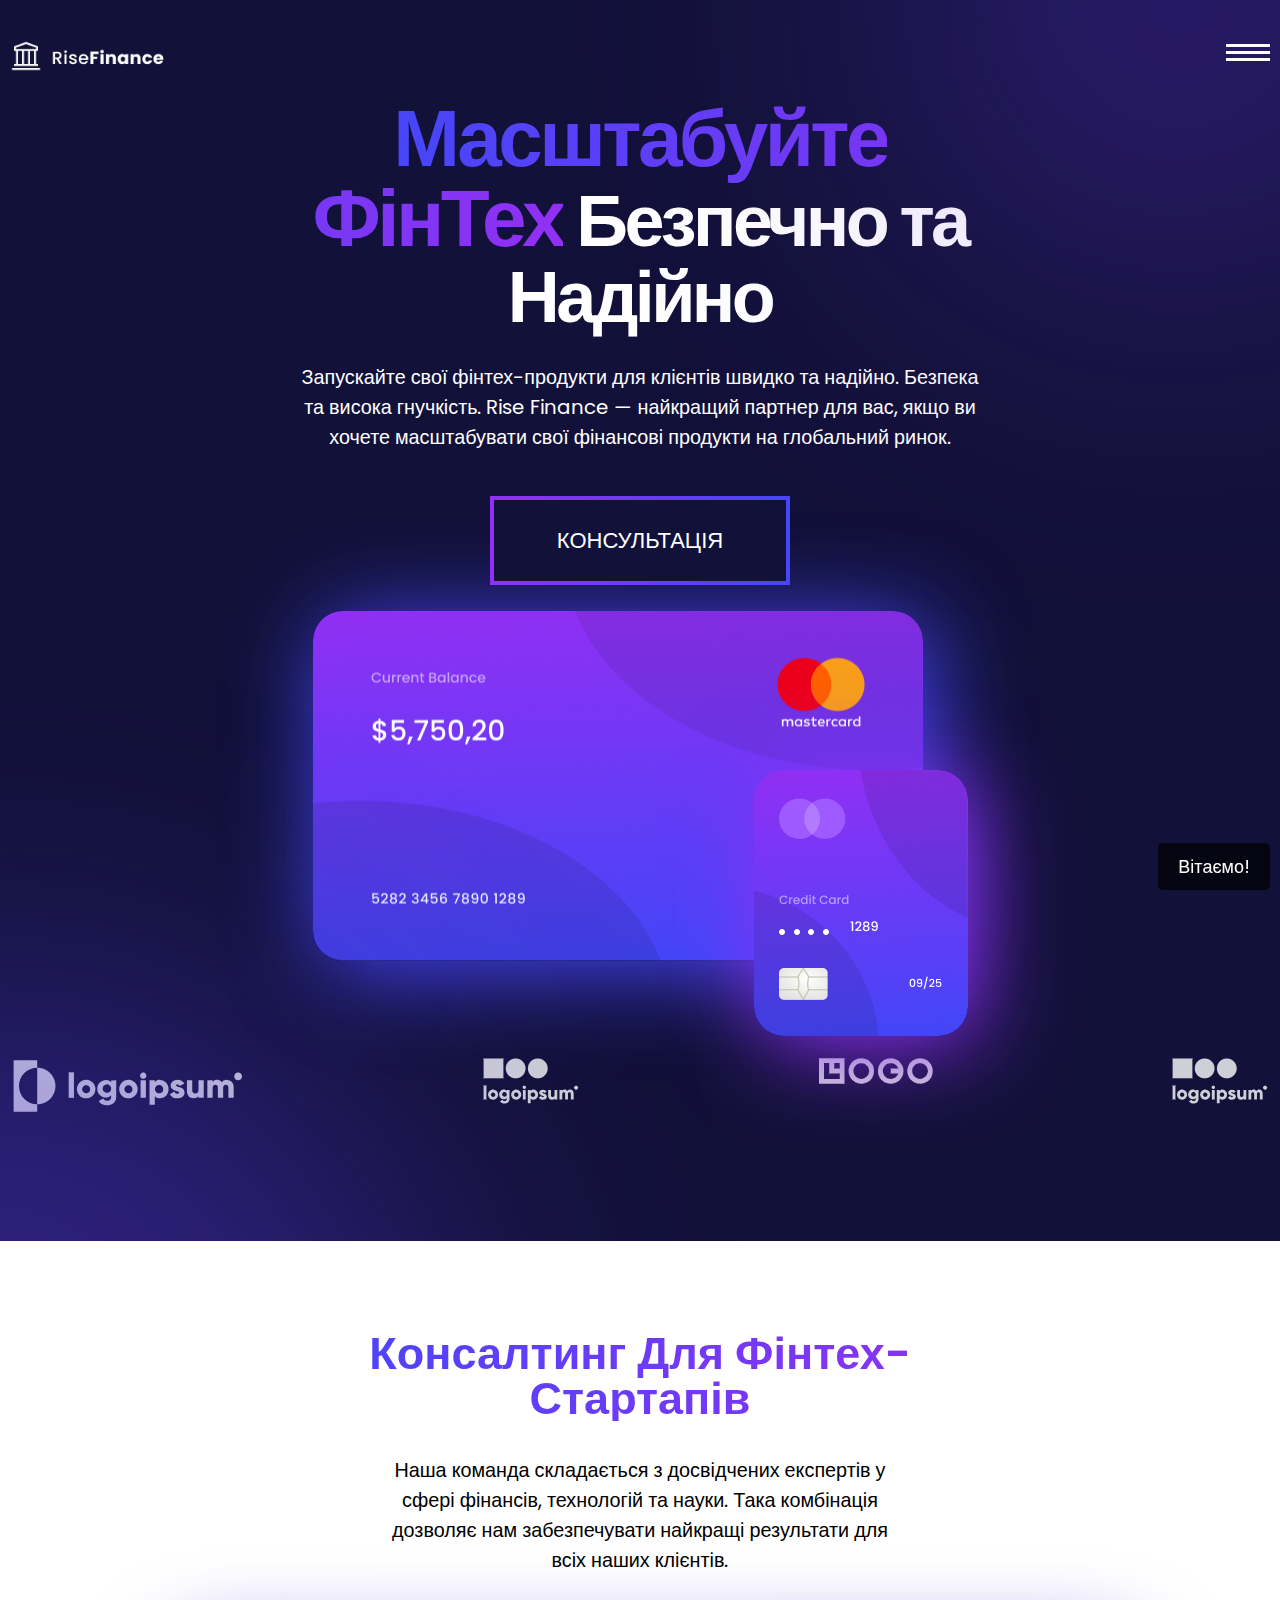
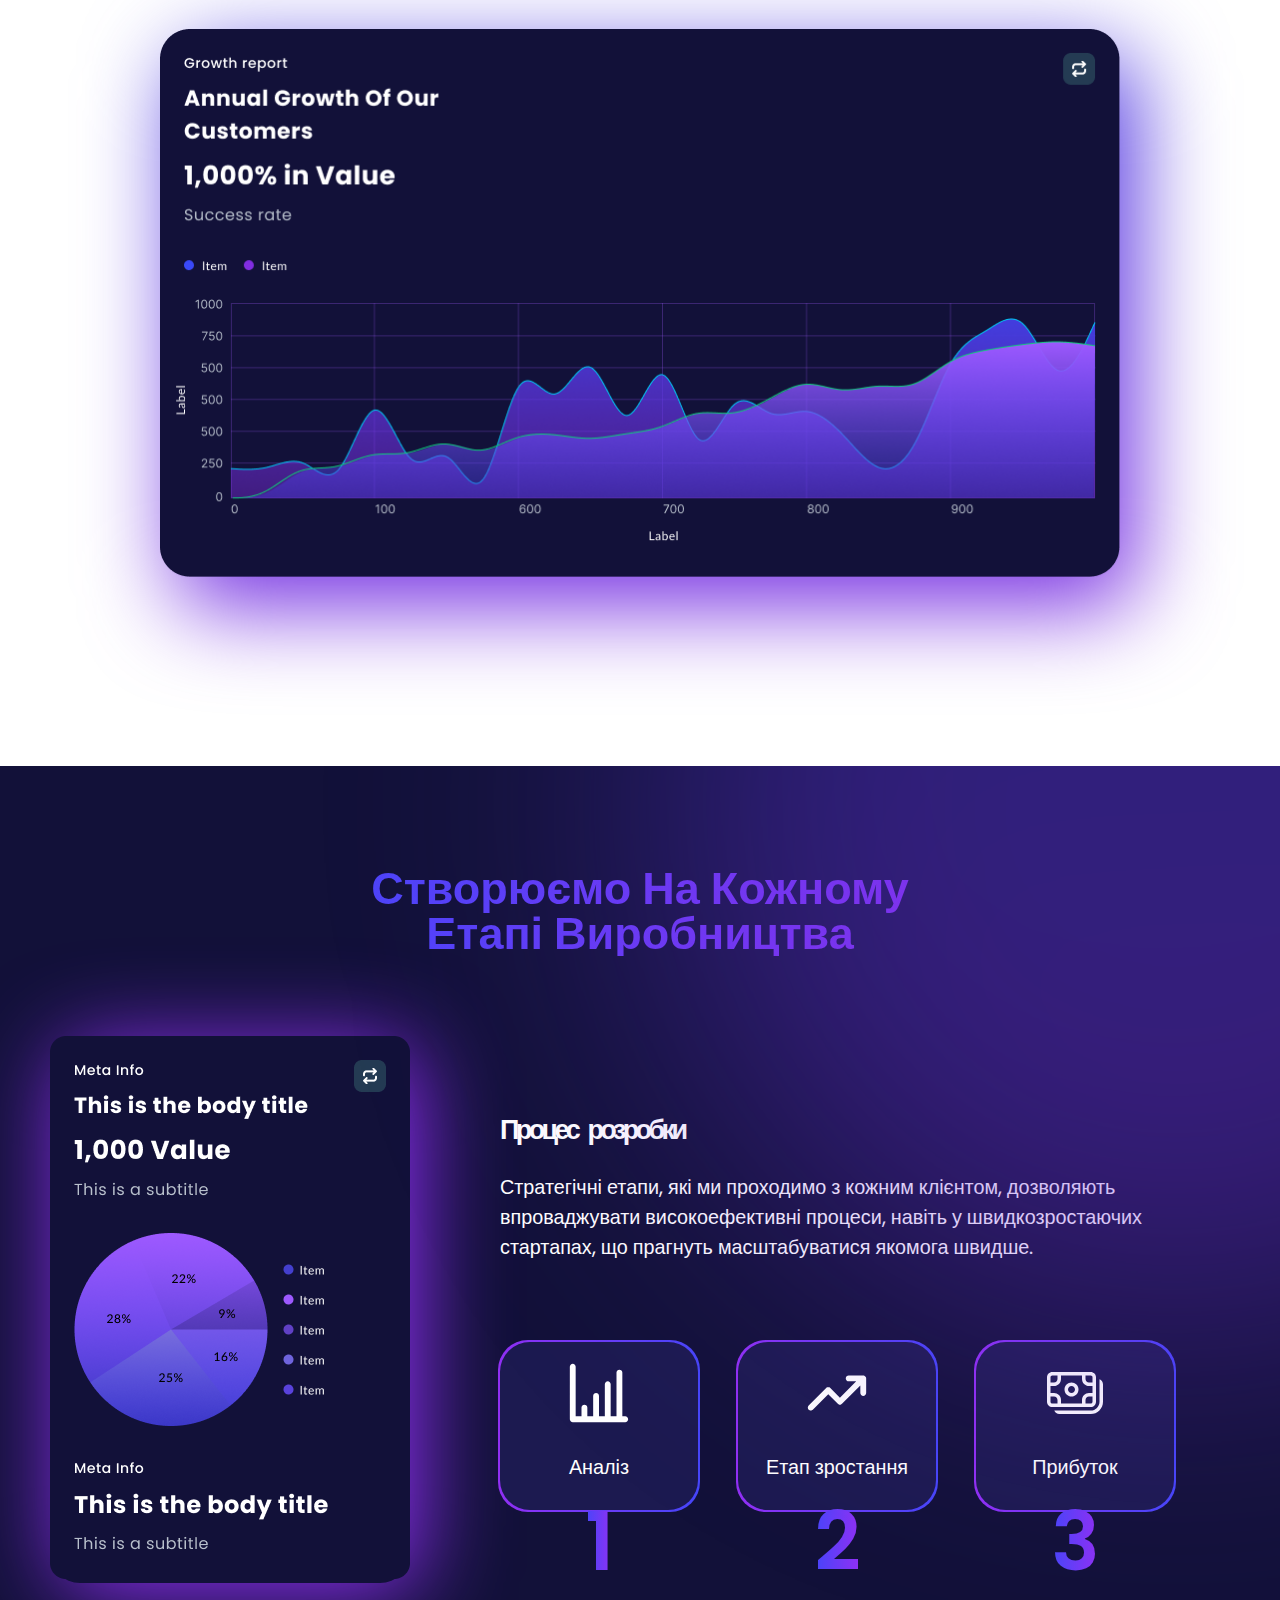
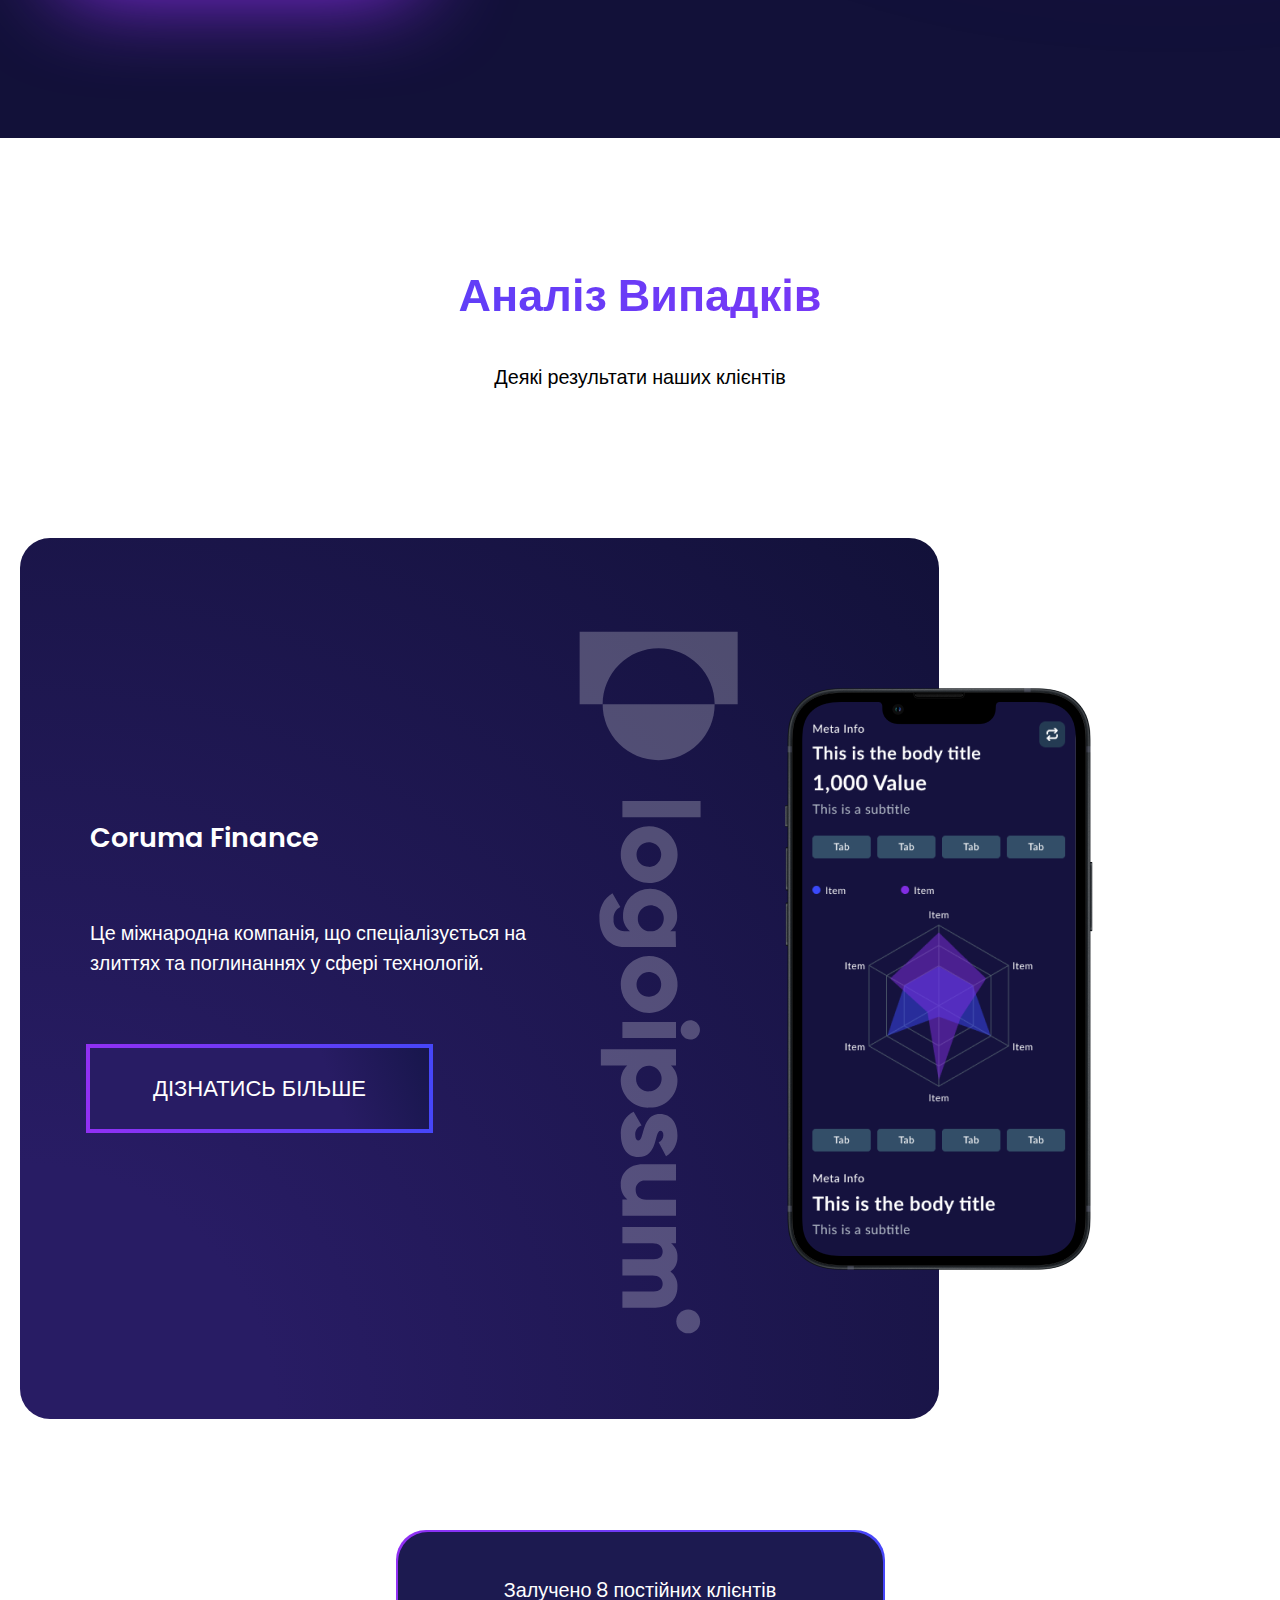
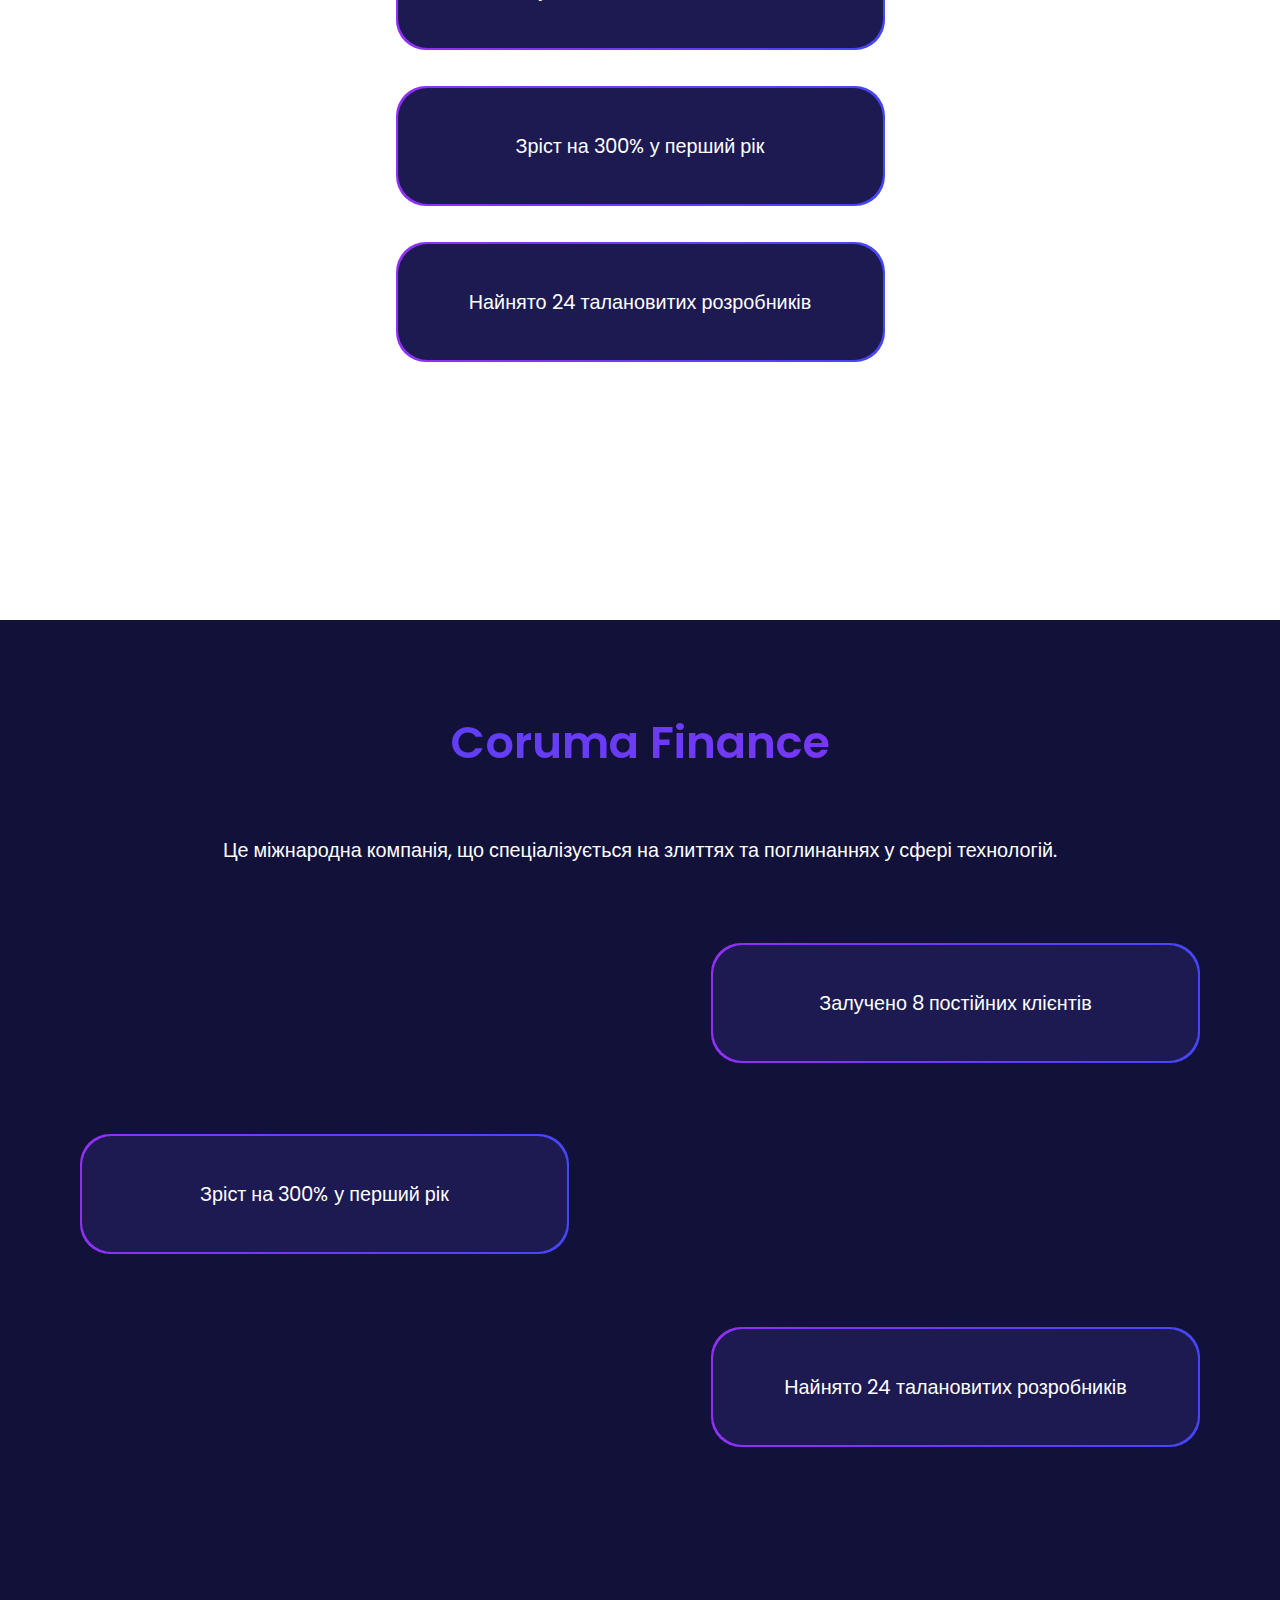
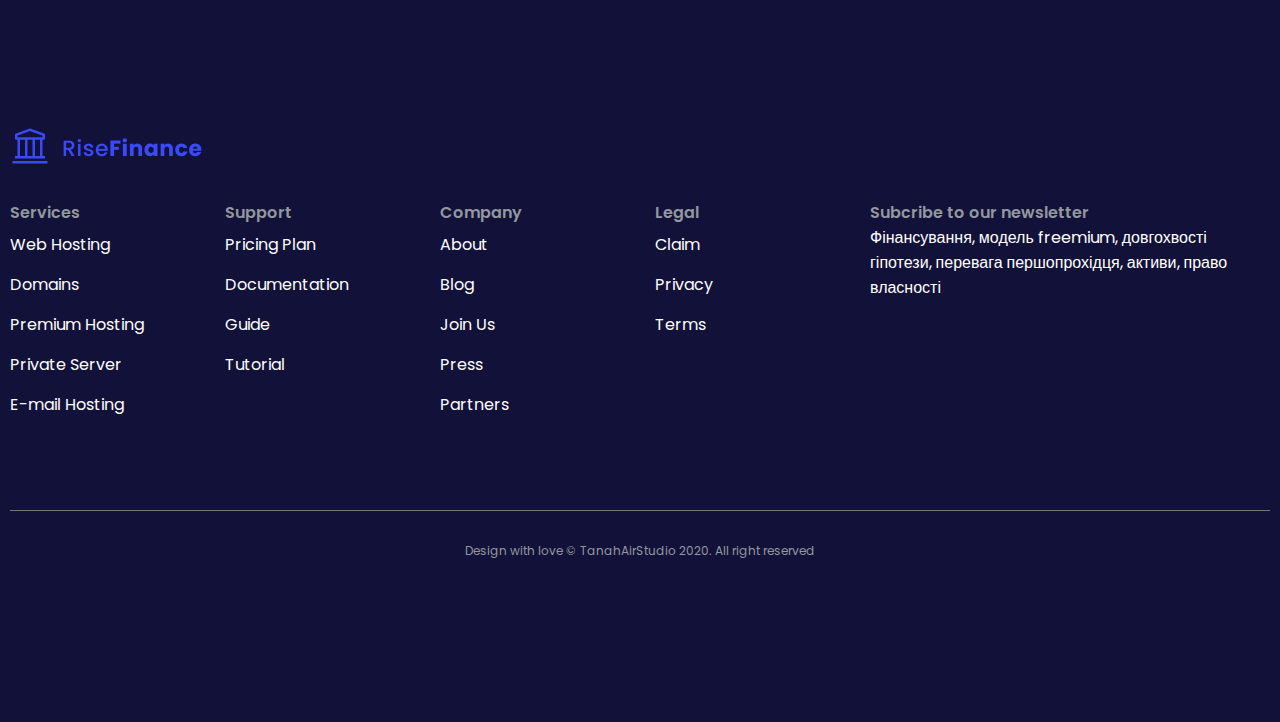
<file: index.html>
<!DOCTYPE html>
<html lang="uk">
<head>
    <meta charset="UTF-8">
    <meta name="viewport" content="width=device-width, initial-scale=1.0">
    <meta http-equiv="X-UA-Compatible" content="IE=edge">
    <meta
        name="description"
        content="Головна сторінка компанії RiseFinance">
    <link rel="stylesheet" href="styles/style.css">
    <link rel = "icon" type = "image/png" href = "favicon.ico">
    <title>RiseFinance</title>
</head>
<body>
    <nav class="nav-scroll">
        <div class="container">
            <a href="index.html"><img src="images/logo.png" alt="Logo of the RiseFinance" class="logo"></a>
            <div class="burger">
                <svg>
                    <use height="17" width="44" class="burger-icon" href="images/icons.svg#burger"/>
                </svg>
            </div>
        </div>
        <ul class="nav-links">
            <li>
                <a href="index.html">
                    Home
                </a>
            </li>
            <li>
                <a href="about.html">
                    About
                </a>
            </li>
            <li>
                <a href="contacts.html">
                    Contacts
                </a>
            </li>
        </ul>
    </nav>
    <header>
        <div class="container">
            <div class="content">
                <h1><span class="highlight">Масштабуйте ФінТех</span> Безпечно та Надійно</h1>
                <p>Запускайте свої фінтех-продукти для клієнтів швидко та надійно. Безпека та висока гнучкість. Rise Finance — найкращий партнер для вас, якщо ви хочете масштабувати свої фінансові продукти на глобальний ринок.</p>
                <a href="#" class="btn">консультація</a>
            </div>
            <div class="cards"></div>
            <div class="partners">
                <div></div>
                <div></div>
                <div></div>
                <div></div>
            </div>
        </div>
    </header>
    <main>
        <section id="consulting">
            <div class="container">
                <h2 class="highlight">Консалтинг для Фінтех-Стартапів</h2>
                <p>Наша команда складається з досвідчених експертів у сфері фінансів, технологій та науки. Така комбінація дозволяє нам забезпечувати найкращі результати для всіх наших клієнтів.</p>
                <div class="image-wrapper"><img src="images/graph.png" alt="graph"></div>
            </div>
        </section>
        <section id="delivering">
            <h2 class="highlight">Створюємо на кожному етапі виробництва</h2>
            <div class="container">
                <div class="image-wrapper">
                    <img src="images/chart.png" alt="chart">
                </div>
                <div class="content">
                    <h3>Процес&ensp;розробки</h3>
                    <p>Стратегічні етапи, які ми проходимо з кожним клієнтом, дозволяють впроваджувати високоефективні процеси, навіть у швидкозростаючих стартапах, що прагнуть масштабуватися якомога швидше.</p>
                    <ol type="1">
                        <li>
                            <svg>
                                <use height="70" width="70" href="images/icons.svg#analysis"/>
                            </svg>
                            Аналіз</li>
                        <li>
                            <svg>
                                <use height="70" width="70" href="images/icons.svg#growth"/>
                            </svg>
                            Етап зростання</li>
                        <li>
                            <svg>
                                <use height="70" width="70" href="images/icons.svg#profit"/>
                            </svg>
                            Прибуток</li>
                    </ol>
                </div>
            </div>
        </section>
        <div class="right-light">
            <section id="cases">
                <h2 class="highlight">Аналіз випадків</h2>
                <p>Деякі результати наших клієнтів</p>
                <div class="container">
                    <div class="content">
                        <h3>Coruma Finance</h3>
                        <p>Це міжнародна компанія, що спеціалізується на злиттях та поглинаннях у сфері технологій.</p>
                        <a href="#" class="btn">Дізнатись більше</a>
                        <img src="images/case-logo.svg" alt="logo of partner">
                    </div>
                    <ul>
                        <li>Залучено 8 постійних клієнтів</li>
                        <li>Зріст на 300% у перший рік</li>
                        <li>Найнято 24 талановитих розробників</li>
                    </ul>
                </div>
            </section>
            <section id="finance">
                <h2 class="highlight">Coruma Finance</h2>
                <p>Це міжнародна компанія, що спеціалізується на злиттях та поглинаннях у сфері технологій.</p>
                <div class="container">
                    <ul class="content">
                        <li>Залучено 8 постійних клієнтів</li>
                        <li>Зріст на 300% у перший рік</li>
                        <li>Найнято 24 талановитих розробників</li>
                    </ul>
                </div>
            </section>
        </div>
        <div class="indicator">
            <span id="indicator-text">Вітаємо!</span>
        </div>
    </main>
    <footer>
        <div class="container">
            <img src="images/logo_dark.png" alt="logo of RiseFinance">
            <div class="footer-table">
                <div class="col">
                    <p class="col-head">Services</p>
                    <a href="">Web Hosting</a>
                    <a href="">Domains</a>
                    <a href="">Premium Hosting</a>
                    <a href="">Private Server</a>
                    <a href="">E-mail Hosting</a>
                </div>
                <div class="col">
                    <p class="col-head">Support</p>
                    <a href="">Pricing Plan</a>
                    <a href="">Documentation</a>
                    <a href="">Guide</a>
                    <a href="">Tutorial</a>
                </div>
                <div class="col">
                    <p class="col-head">Company</p>
                    <a href="">About</a>
                    <a href="">Blog</a>
                    <a href="">Join Us</a>
                    <a href="">Press</a>
                    <a href="">Partners</a>
                </div>
                <div class="col">
                    <p class="col-head">Legal</p>
                    <a href="">Claim</a>
                    <a href="">Privacy</a>
                    <a href="">Terms</a>
                </div>
                <div class="col">
                    <p class="col-head">Subcribe to our newsletter</p>
                    <p>Фінансування, модель freemium, довгохвості гіпотези, перевага першопрохідця, активи, право власності</p>
                </div>
            </div>
            <p class="copyright">
                Design with love © TanahAirStudio 2020. All right reserved
            </p>
        </div>
    </footer>
    <div id="overlay"></div>
    <div class="popup">
        <button id="close">&times;</button>
        <h3>Вітаємо на сторінці компанії RiseFinance</h3>
        <p>Запускайте свої фінтех-продукти для клієнтів швидко та надійно. Безпека та висока гнучкість. Rise Finance — найкращий партнер для вас, якщо ви хочете масштабувати свої фінансові продукти на глобальний ринок.</p>
    </div>
    <script src="js/popup.js"></script>
    <script src="js/script.js"></script>
    
</body>
</html>
</file>
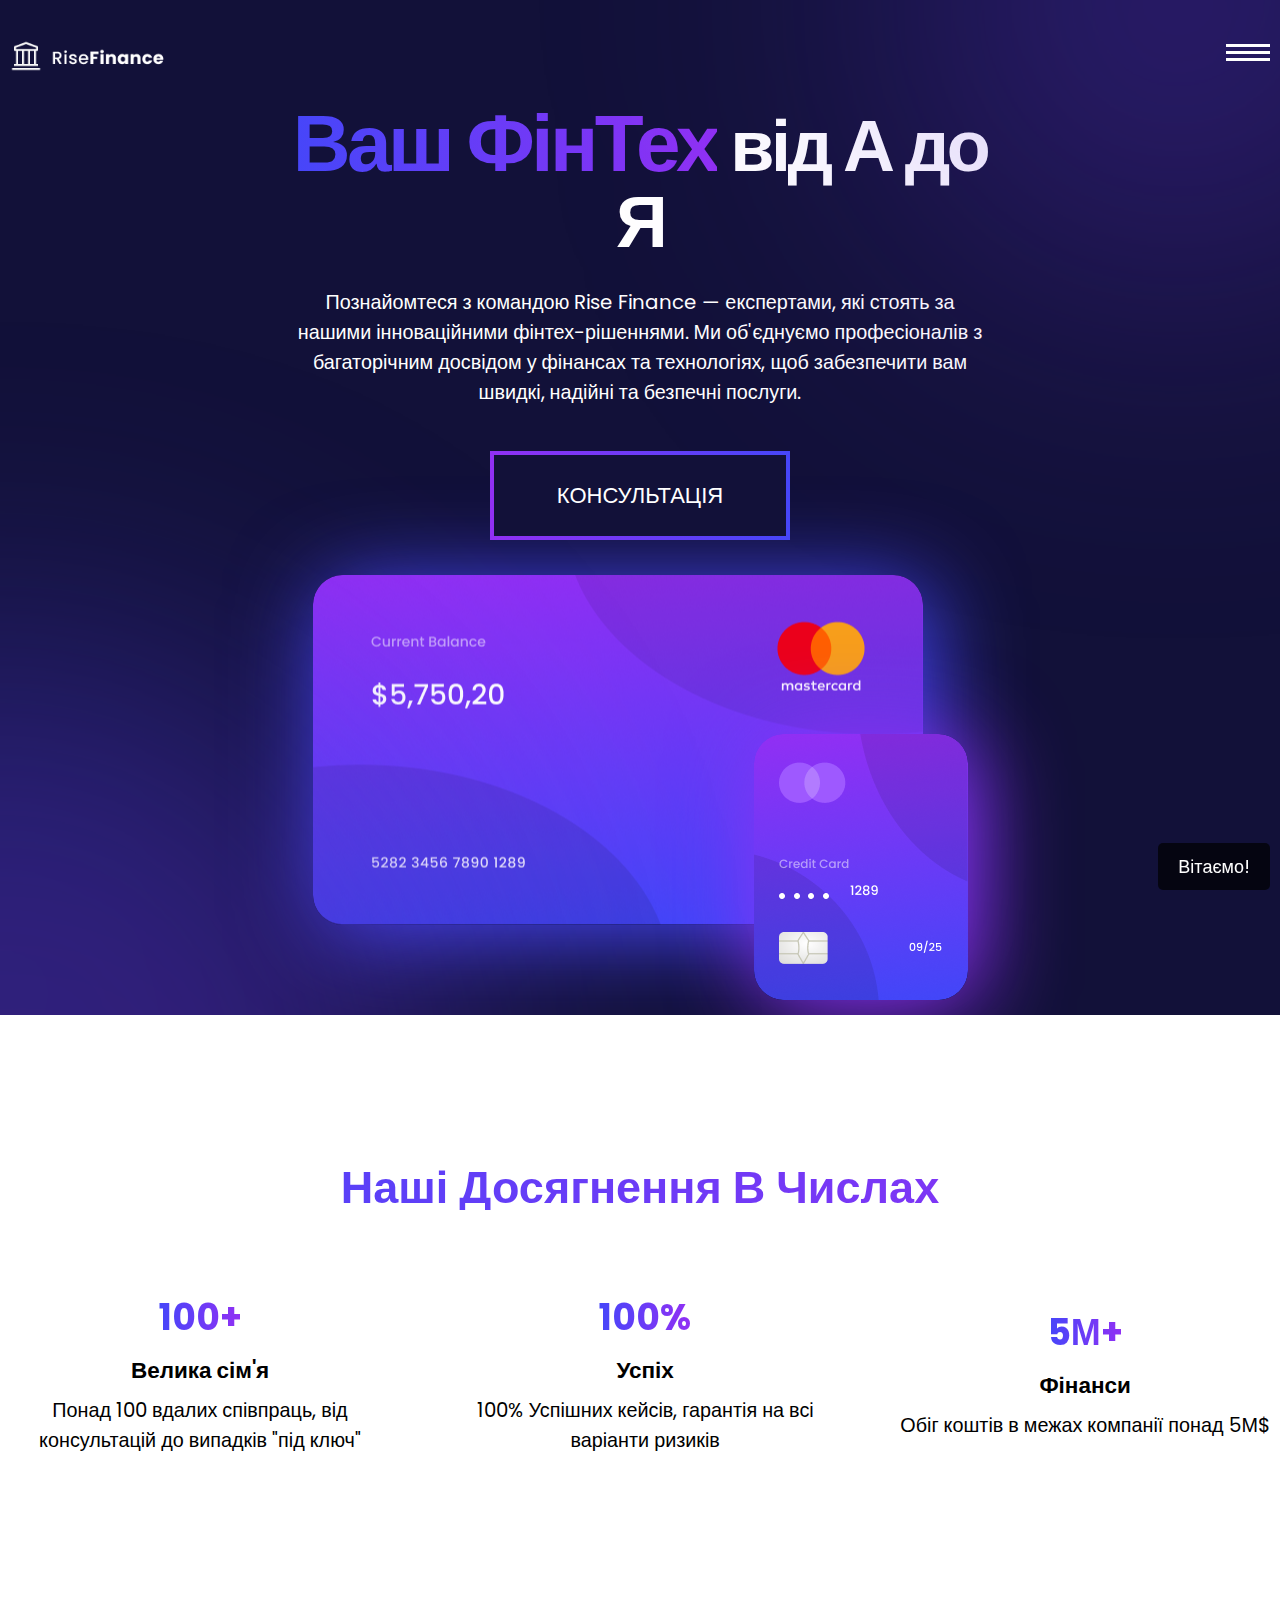
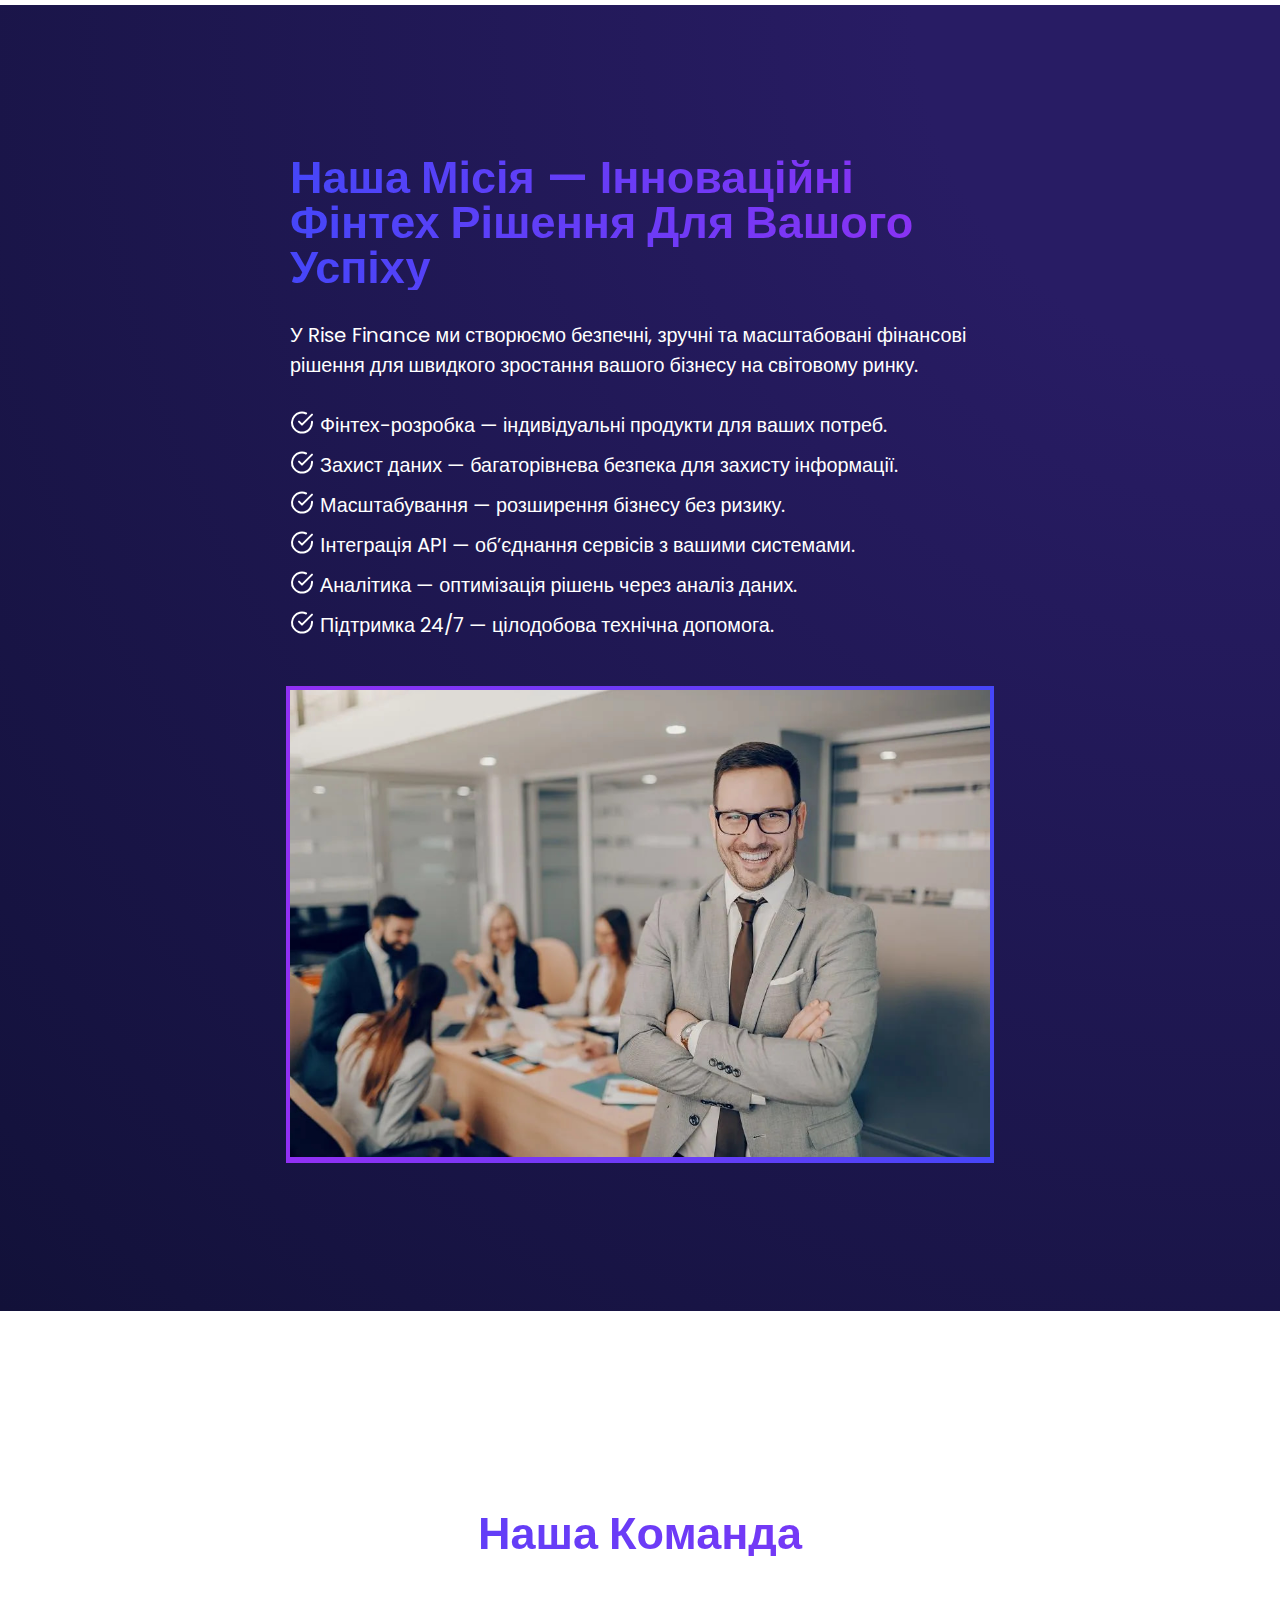
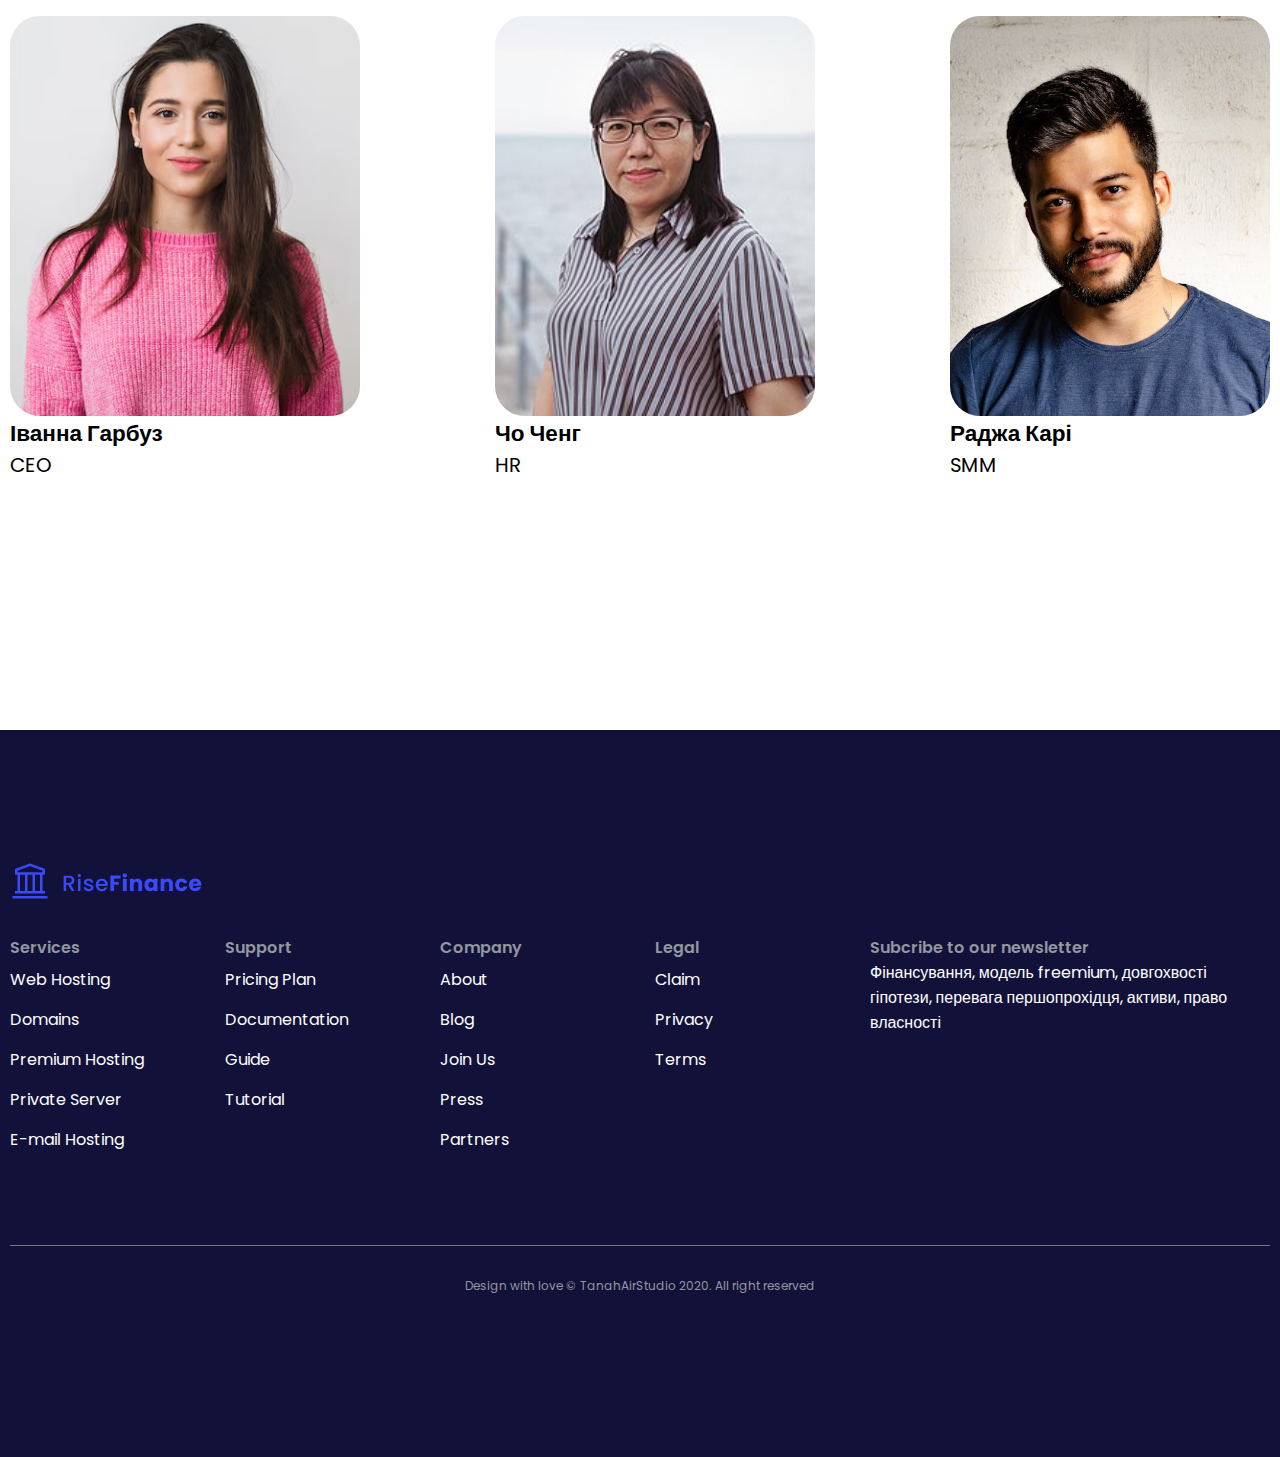
<file: about.html>
<!DOCTYPE html>
<html lang="uk">
<head>
    <meta charset="UTF-8">
    <meta name="viewport" content="width=device-width, initial-scale=1.0">
    <meta http-equiv="X-UA-Compatible" content="IE=edge">
    <meta
        name="description"
        content="На цій сторінці розміщена інформація про команду RiseFinance" />
    <link rel="stylesheet" href="styles/style.css">
    <link rel = "icon" type = "image/png" href = "favicon.ico">
    <title>RiseFinance - About</title>
</head>
<body>
    <nav class="nav-scroll">
        <div class="container">
            <a href="index.html"><img src="images/logo.png" alt="Logo of the RiseFinance" class="logo"></a>
            <div class="burger">
                <svg>
                    <use height="17" width="44" class="burger-icon" href="images/icons.svg#burger"/>
                </svg>
            </div>
        </div>
        <ul class="nav-links">
            <li>
                <a href="index.html">
                    Home
                </a>
            </li>
            <li>
                <a href="about.html">
                    About
                </a>
            </li>
            <li>
                <a href="contacts.html">
                    Contacts
                </a>
            </li>
        </ul>
    </nav>
    <header>
        <div class="container">
            <div class="content">
                <h1><span class="highlight">Ваш ФінТех</span> від А до Я</h1>
                <p>Познайомтеся з командою Rise Finance — експертами, які стоять за нашими інноваційними фінтех-рішеннями. Ми об'єднуємо професіоналів з багаторічним досвідом у фінансах та технологіях, щоб забезпечити вам швидкі, надійні та безпечні послуги.</p>
                <a href="#" class="btn">консультація</a>
            </div>
            <div class="cards"></div>
        </div>
    </header>
    <main>
        <section id="numbers">
            <h2 class="highlight">Наші досягнення в числах</h2>
            <div class="container">
                <div class="card">
                    <p class="big-num highlight">100+</p>
                    <h4>Велика сім'я</h4>
                    <p>Понад 100 вдалих співпраць, від консультацій до випадків "під ключ"</p>
                </div>
                <div class="card">
                    <p class="big-num highlight">100%</p>
                    <h4>Успіх</h4>
                    <p>100% Успішних кейсів, гарантія на всі варіанти ризиків</p>
                </div>
                <div class="card">
                    <p class="big-num highlight">5М+</p>
                    <h4>Фінанси</h4>
                    <p>Обіг коштів в межах компанії понад 5М$</p>
                </div>
            </div>
        </section>
        <section id="mission">
            <div class="container">
                <div class="content">
                    <h2 class="highlight">Наша Місія — Інноваційні Фінтех Рішення для Вашого Успіху</h2>
                    <p>У Rise Finance ми створюємо безпечні, зручні та масштабовані фінансові рішення для швидкого зростання вашого бізнесу на світовому ринку.</p>
                    <ul>
                        <li>Фінтех-розробка — індивідуальні продукти для ваших потреб.</li>
                        <li>Захист даних — багаторівнева безпека для захисту інформації.</li>
                        <li>Масштабування — розширення бізнесу без ризику.</li>
                        <li>Інтеграція API — об’єднання сервісів з вашими системами.</li>
                        <li>Аналітика — оптимізація рішень через аналіз даних.</li>
                        <li>Підтримка 24/7 — цілодобова технічна допомога.</li>
                    </ul>
                </div>
                <div class="image-wrapper">
                    <img src="images/manage.jpg" alt="Наш менеджер Іван Котляревський">
                </div>
            </div>
        </section>
        <section id="team">
            <h2 class="highlight">Наша Команда</h2>
            <div class="container">
                <div class="card">
                    <div class="image-wrapper">
                        <img src="images/ivanna.avif" alt="Наша CEO Іванна Гарбуз">
                    </div>
                    <h4>Іванна Гарбуз</h4>
                    <p>CEO</p>
                </div>
                <div class="card">
                    <div class="image-wrapper">
                        <img src="images/cho.jpg" alt="Наша HR Чо Ченг">
                    </div>
                    <h4>Чо Ченг</h4>
                    <p>HR</p>
                </div>
                <div class="card">
                    <div class="image-wrapper">
                        <img src="images/raga.jpeg" alt="Наш SMM Раджа Карі">
                    </div>
                    <h4>Раджа Карі</h4>
                    <p>SMM</p>
                </div>
            </div>
        </section>
        <div class="indicator">
            <span id="indicator-text">Вітаємо!</span>
        </div>
    </main>
    <footer>
        <div class="container">
            <img src="images/logo_dark.png" alt="logo of RiseFinance">
            <div class="footer-table">
                <div class="col">
                    <p class="col-head">Services</p>
                    <a href="">Web Hosting</a>
                    <a href="">Domains</a>
                    <a href="">Premium Hosting</a>
                    <a href="">Private Server</a>
                    <a href="">E-mail Hosting</a>
                </div>
                <div class="col">
                    <p class="col-head">Support</p>
                    <a href="">Pricing Plan</a>
                    <a href="">Documentation</a>
                    <a href="">Guide</a>
                    <a href="">Tutorial</a>
                </div>
                <div class="col">
                    <p class="col-head">Company</p>
                    <a href="">About</a>
                    <a href="">Blog</a>
                    <a href="">Join Us</a>
                    <a href="">Press</a>
                    <a href="">Partners</a>
                </div>
                <div class="col">
                    <p class="col-head">Legal</p>
                    <a href="">Claim</a>
                    <a href="">Privacy</a>
                    <a href="">Terms</a>
                </div>
                <div class="col">
                    <p class="col-head">Subcribe to our newsletter</p>
                    <p>Фінансування, модель freemium, довгохвості гіпотези, перевага першопрохідця, активи, право власності</p>
                </div>
            </div>
            <p class="copyright">
                Design with love © TanahAirStudio 2020. All right reserved
            </p>
        </div>
    </footer>
    <div id="overlay"></div>
    <div class="popup">
        <button id="close">&times;</button>
        <h3>Вітаємо на сторінці компанії RiseFinance</h3>
        <p>Запускайте свої фінтех-продукти для клієнтів швидко та надійно. Безпека та висока гнучкість. Rise Finance — найкращий партнер для вас, якщо ви хочете масштабувати свої фінансові продукти на глобальний ринок.</p>
    </div>
    <script src="js/popup.js"></script>
    <script src="js/script.js"></script>
</body>
</html>
</file>
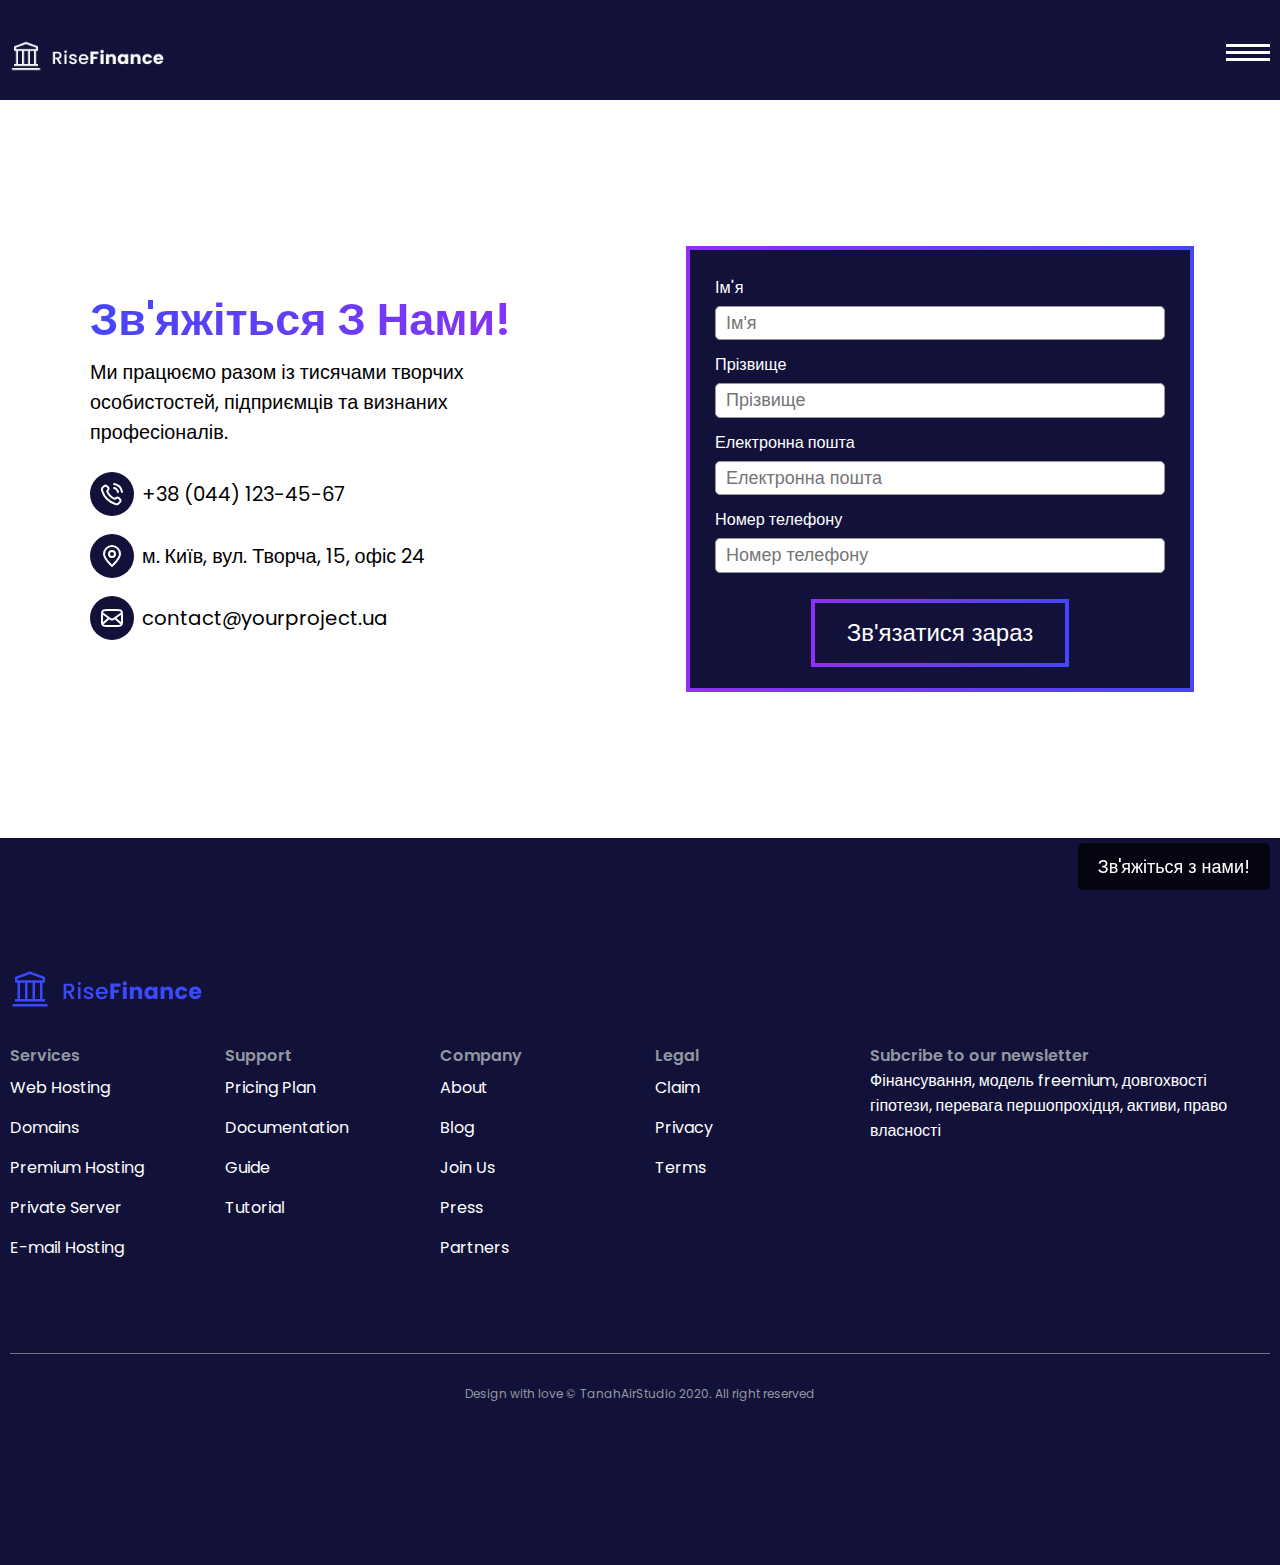
<file: contacts.html>
<!DOCTYPE html>
<html lang="uk">
<head>
    <meta charset="UTF-8">
    <meta name="viewport" content="width=device-width, initial-scale=1.0">
    <meta http-equiv="X-UA-Compatible" content="IE=edge">
    <meta
        name="description"
        content="На цій сторінці розміщені контакти компанії RiseFinance" />
    <link rel="stylesheet" href="styles/style.css">
    <link rel = "icon" type = "image/png" href = "favicon.ico">
    <title>RiseFinance - Contacts</title>
</head>
<body>
    <nav class="nav-scroll dark">
        <div class="container">
            <a href="index.html"><img src="images/logo.png" alt="Logo of the RiseFinance" class="logo"></a>
            <div class="burger">
                <svg>
                    <use height="17" width="44" class="burger-icon" href="images/icons.svg#burger"/>
                </svg>
            </div>
        </div>
        <ul class="nav-links">
            <li>
                <a href="index.html">
                    Home
                </a>
            </li>
            <li>
                <a href="about.html">
                    About
                </a>
            </li>
            <li>
                <a href="contacts.html">
                    Contacts
                </a>
            </li>
        </ul>
    </nav>
    <main>
        <section id="form">
            <div class="container">
                <div class="content">
                    <h2 class="highlight">Зв'яжіться з нами!</h2>
                    <p>Ми працюємо разом із тисячами творчих особистостей, підприємців та визнаних професіоналів.</p>
                    <div class="contact">
                        <div class="icon">
                            <svg>
                                <use height="24" width="24" fill="none" href="images/icons.svg#phone"/>
                            </svg>
                        </div>
                        <a href="tel:+380441234567">+38 (044) 123-45-67</a>
                    </div>
                    <div class="contact">
                        <div class="icon">
                            <svg>
                                <use height="24" width="24" fill="none" href="images/icons.svg#geo"/>
                            </svg>
                        </div>
                        <p>м. Київ, вул. Творча, 15, офіс 24</p>
                    </div>
                    <div class="contact">
                        <div class="icon">
                            <svg>
                                <use height="24" width="24" fill="none" href="images/icons.svg#mail"/>
                            </svg>
                        </div>
                        <a href="mailto:contact@yourproject.ua">contact@yourproject.ua</a>
                    </div>
                </div>
                <form action="">
                    <div>
                        <label for="name">Ім'я</label>
                        <input type="text" id="name" name="name" placeholder="Ім'я">
                    </div>
                    <div>
                        <label for="surname">Прізвище</label>
                        <input type="text" id="surname" name="surname" placeholder="Прізвище">
                    </div>
                    <div>
                        <label for="email">Електронна пошта</label>
                        <input type="email" id="email" name="email" placeholder="Електронна пошта">
                    </div>
                    <div>
                        <label for="phone">Номер телефону</label>
                        <input type="tel" id="phone" name="phone" placeholder="Номер телефону">
                    </div>
                    <div class="submit">
                        <input type="submit" value="Зв'язатися зараз">
                    </div>
                </form>
            </div>
        </section>
        <div class="indicator">
            <span id="indicator-text">Зв'яжіться з нами!</span>
        </div>
    </main>
    <footer>
        <div class="container">
            <img src="images/logo_dark.png" alt="logo of RiseFinance">
            <div class="footer-table">
                <div class="col">
                    <p class="col-head">Services</p>
                    <a href="">Web Hosting</a>
                    <a href="">Domains</a>
                    <a href="">Premium Hosting</a>
                    <a href="">Private Server</a>
                    <a href="">E-mail Hosting</a>
                </div>
                <div class="col">
                    <p class="col-head">Support</p>
                    <a href="">Pricing Plan</a>
                    <a href="">Documentation</a>
                    <a href="">Guide</a>
                    <a href="">Tutorial</a>
                </div>
                <div class="col">
                    <p class="col-head">Company</p>
                    <a href="">About</a>
                    <a href="">Blog</a>
                    <a href="">Join Us</a>
                    <a href="">Press</a>
                    <a href="">Partners</a>
                </div>
                <div class="col">
                    <p class="col-head">Legal</p>
                    <a href="">Claim</a>
                    <a href="">Privacy</a>
                    <a href="">Terms</a>
                </div>
                <div class="col">
                    <p class="col-head">Subcribe to our newsletter</p>
                    <p>Фінансування, модель freemium, довгохвості гіпотези, перевага першопрохідця, активи, право власності</p>
                </div>
            </div>
            <p class="copyright">
                Design with love © TanahAirStudio 2020. All right reserved
            </p>
        </div>
    </footer>
    <div id="overlay"></div>
    <div class="popup">
        <button id="close">&times;</button>
        <h3>Вітаємо на сторінці компанії RiseFinance</h3>
        <p>Запускайте свої фінтех-продукти для клієнтів швидко та надійно. Безпека та висока гнучкість. Rise Finance — найкращий партнер для вас, якщо ви хочете масштабувати свої фінансові продукти на глобальний ринок.</p>
    </div>
    <script src="js/popup.js"></script>
    <script src="js/script.js"></script>
</body>
</html>
</file>
<file: styles/style.css>
@import url(https://fonts.googleapis.com/css2?family=DM+Sans:ital,opsz,wght@0,9..40,100..1000;1,9..40,100..1000&family=Josefin+Sans:ital,wght@0,100..700;1,100..700&family=Montserrat:ital,wght@0,100..900;1,100..900&family=PT+Sans:ital,wght@0,400;0,700;1,400;1,700&family=Poppins:ital,wght@0,100;0,200;0,300;0,400;0,500;0,600;0,700;0,800;0,900;1,100;1,200;1,300;1,400;1,500;1,600;1,700;1,800;1,900&family=Roboto+Serif:ital,opsz,wght@0,8..144,100..900;1,8..144,100..900&display=swap);.nav-links,nav .container{display:-webkit-box;display:-ms-flexbox}.btn,.nav-links a,.submit input,header,nav{color:#fff}#consulting .container,.nav-links{-webkit-box-orient:vertical;-webkit-box-direction:normal}#delivering h3,h1{letter-spacing:-.4rem}#consulting,#delivering,#finance,.right-light,header{overflow:hidden}#finance,body,html{overflow-x:hidden}#cases .container ul li,#delivering .container .content ol li,#finance .content li{background-color:#1c1a50;text-align:center}#mission .container .content p,nav{padding:30px 0}#form .container input[type=submit],.burger,.popup #close{cursor:pointer}#cases .container ul li,#cases h2,#cases>p,#consulting,#delivering h2,#error,#finance .content li,#finance h2,#finance p,#numbers,#numbers .container .card,#team h2,footer .container .copyright,header .container .content{text-align:center}.logo{max-width:201px;width:80%}nav{z-index:1000;position:fixed;top:0;right:0;left:0;height:100px;-webkit-transition:.5s ease-in-out;transition:.5s ease-in-out}nav .container{display:flex;-webkit-box-pack:justify;-ms-flex-pack:justify;justify-content:space-between;-webkit-box-align:center;-ms-flex-align:center;align-items:center}.scrolled,nav.dark{background-color:#121139}.nav-links{position:absolute;height:100vh;top:100px;right:0;display:flex;-ms-flex-direction:column;flex-direction:column;-webkit-box-align:center;-ms-flex-align:center;align-items:center;-webkit-box-pack:center;-ms-flex-pack:center;justify-content:center;gap:20px;width:25%;max-width:250px;min-width:200px;border-radius:20px;-webkit-transform:translateX(100%);transform:translateX(100%);-webkit-transition:-webkit-transform .5s ease-in;transition:transform .5s ease-in;transition:transform .5s ease-in,-webkit-transform .5s ease-in;list-style:none}#delivering,.btn,.submit,.submit input,header,header .container .cards{position:relative}.nav-links li{opacity:0}.nav-links a{text-decoration:none;font-size:20px}.burger{display:block;max-height:40px}.burger svg{max-height:24px;max-width:44px}.nav-active{-webkit-transform:translateX(0);transform:translateX(0);z-index:100;background-color:rgba(18,17,57,.3);-webkit-backdrop-filter:blur(50px);backdrop-filter:blur(50px);-webkit-box-shadow:0 0 60px 10px rgba(18,17,57,.8);box-shadow:0 0 60px 10px rgba(18,17,57,.8)}.nav-active li{opacity:1}*{padding:0;margin:0;-webkit-box-sizing:border-box;box-sizing:border-box}html{font-size:9px}h1,h2{font-size:5rem;font-weight:600}body{font-family:Poppins,sans-serif}.container{max-width:152rem;margin:0 auto;padding:10px}h1{line-height:8.5rem}h1 .highlight{font-size:6.9rem}h2{line-height:5rem;text-transform:capitalize}h3{font-size:3rem;font-weight:600}h4{font-size:2.5rem;font-weight:600}li,p{font-size:2.2rem}label{font-size:1.8rem;font-weight:500}.btn{z-index:100;display:inline-block;text-decoration:none;font-size:22px;text-transform:uppercase;padding:24px 63px;margin:10px auto}#delivering .container .content ol li::before,.highlight{background:-webkit-gradient(linear,left top,right top,from(#4646f9),to(#9130f4));color:transparent}#form .container form::before,.btn::before,.popup::before,.submit::before{display:block;position:absolute;top:-4px;left:-4px;right:-4px;bottom:-4px;z-index:-3;content:"";background:-webkit-gradient(linear,right top,left top,from(#4646f9),to(#9130f4));background:linear-gradient(-90deg,#4646f9,#9130f4)}#delivering,#finance,.btn::after,.submit::after,header{background-color:#121139}.btn::after{position:absolute;top:0;left:0;z-index:-2;content:"";width:100%;height:100%}.submit{width:250px;height:60px}.submit input{z-index:100;width:100%;height:100%;background-color:transparent;border:none;outline:0;font-size:24px}header::after,header::before{display:none;border-radius:50%;content:"";position:absolute;background:linear-gradient(177.23deg,rgba(66,62,224,.4) -13.49%,rgba(129,45,226,.4) 109.75%)}.submit::after{position:absolute;top:0;left:0;z-index:1;color:#fff;content:"";width:100%;height:100%}header{min-height:1000px}header::after{width:881px;height:881px;-webkit-filter:blur(150px);filter:blur(150px);bottom:-50%;-webkit-transform:translateX(-50%);transform:translateX(-50%)}header::before{width:510px;height:510px;-webkit-filter:blur(185.5px);filter:blur(185.5px);top:0;right:0;-webkit-transform:translate(30%,-50%);transform:translate(30%,-50%)}#consulting .container,#delivering .container,.partners,header .container{display:-webkit-box;display:-ms-flexbox}header .container{padding-top:100px;min-height:1015px;display:flex;-webkit-box-align:center;-ms-flex-align:center;align-items:center;-ms-flex-wrap:wrap;flex-wrap:wrap;gap:20px;-webkit-box-pack:center;-ms-flex-pack:center;justify-content:center}header .container .content{width:100%;max-width:700px}header .container .content p{margin:26px 0 38px}header .container .cards{width:655px;height:425px}header .container .cards::before{content:"";display:block;position:absolute;top:0;left:0;width:610px;height:350px;border-radius:30px;background:url(../images/card-lg.png) center no-repeat;-webkit-box-shadow:9px 9px 90px 0 #4646f9;box-shadow:9px 9px 90px 0 #4646f9}header .container .cards::after{content:"";display:block;position:absolute;bottom:0;right:0;width:214px;height:266px;border-radius:30px;background:url(../images/card-sm.png) center no-repeat;-webkit-box-shadow:9px 9px 90px 0 #9130f4;box-shadow:9px 9px 90px 0 #9130f4}.partners{width:100%;display:flex;-ms-flex-wrap:wrap;flex-wrap:wrap;-webkit-box-pack:justify;-ms-flex-pack:justify;justify-content:space-between;gap:20px;margin-bottom:115px}.partners :first-child{width:236px;height:60px;background-position:-10px -10px}.partners :nth-child(2){width:100px;height:51px;background-position:-10px -90px}.partners :nth-child(3){width:119px;height:30px;background-position:-10px -161px}.partners :nth-child(4){width:100px;height:51px;background-position:-130px -90px}#finance::after,.right-light::after{background:linear-gradient(177.23deg,rgba(66,62,224,.71) -13.49%,#4829a5 109.75%);border-radius:50%;opacity:0}.partners div{background-image:url(../images/logo_sprites.png)}.highlight{background:linear-gradient(90deg,#4646f9,#9130f4);-webkit-background-clip:text;background-clip:text}#consulting .container{display:flex;-ms-flex-direction:column;flex-direction:column;-webkit-box-align:center;-ms-flex-align:center;align-items:center;gap:34px;margin:80px auto 175px}#consulting .container h2{max-width:725px}#consulting .container p{max-width:510px}#consulting .container .image-wrapper{width:100%;max-width:960px;margin-top:20px;position:relative}#consulting .container .image-wrapper img,#delivering .container .image-wrapper img,#mission .container .image-wrapper img{width:100%}#consulting .container .image-wrapper::before{z-index:-1;content:"";display:block;position:absolute;width:100%;height:100%;right:-16px;bottom:-26px;background:linear-gradient(177.23deg,#423ee0 -13.49%,#812de2 109.75%);-webkit-filter:blur(45px);filter:blur(45px);border-radius:30px}#delivering{color:#fff;z-index:-10;padding:50px 20px 125px}#delivering::after{content:"";position:absolute;display:block;width:1050px;height:1050px;background:linear-gradient(177.23deg,rgba(66,62,224,.4) -13.49%,rgba(129,45,226,.4) 109.75%);-webkit-filter:blur(150px);filter:blur(150px);border-radius:50%;top:-50%;right:0;-webkit-transform:translateX(40%);transform:translateX(40%)}#delivering h2{max-width:665px;margin:50px auto}#delivering .container{display:flex;-ms-flex-wrap:wrap;flex-wrap:wrap;-webkit-box-pack:center;-ms-flex-pack:center;justify-content:center;-webkit-box-align:center;-ms-flex-align:center;align-items:center}#cases .container ul,#delivering .container .content ol{display:-webkit-box;display:-ms-flexbox;-webkit-box-orient:vertical;-webkit-box-direction:normal;-ms-flex-direction:column}#delivering .container .image-wrapper{border-radius:30px;max-width:360px;width:100%;-webkit-box-shadow:9px 9px 90px 0 #9130f4;box-shadow:9px 9px 90px 0 #9130f4;margin:20px auto}#delivering .container .content{max-width:820px;padding:0 70px}#delivering .container .content p{margin:22px 0 80px}#delivering .container .content ol{counter-reset:item;display:flex;flex-direction:column;gap:80px;-webkit-box-align:center;-ms-flex-align:center;align-items:center;-ms-flex-wrap:wrap;flex-wrap:wrap}#delivering .container .content ol li{position:relative;padding:110px 0 33px;display:inline-block;width:198px;height:168px;border-radius:30px}#delivering .container .content ol li svg{width:70px;height:70px;position:absolute;top:16px;left:50%;-webkit-transform:translateX(-50%);transform:translateX(-50%)}#delivering .container .content ol li::before{position:absolute;bottom:-55%;left:50%;-webkit-transform:translateX(-50%);transform:translateX(-50%);display:inline-block;content:counter(item) "";counter-increment:item;font-size:9rem;font-weight:600;background:linear-gradient(90deg,#4646f9,#9130f4);-webkit-background-clip:text;background-clip:text}#cases .container ul li::after,#delivering .container .content ol li::after,#finance .content li::after{display:block;position:absolute;top:-2px;left:-2px;right:-2px;bottom:-2px;z-index:-1;content:"";background:-webkit-gradient(linear,right top,left top,from(#4646f9),to(#9130f4));background:linear-gradient(-90deg,#4646f9,#9130f4);border-radius:30px}#cases{position:relative;padding:135px 10px 250px}#cases h2{margin:0 auto 44px}#cases>p{margin-bottom:136px}#cases .container{display:-webkit-box;display:-ms-flexbox;display:flex;-webkit-box-pack:justify;-ms-flex-pack:justify;justify-content:space-between;gap:113px;-webkit-box-align:center;-ms-flex-align:center;align-items:center;-ms-flex-wrap:wrap;flex-wrap:wrap}#cases .container ul{display:flex;flex-direction:column;gap:40px;margin:0 auto;width:100%;max-width:485px}#finance .content,#numbers .container{display:-webkit-box;display:-ms-flexbox;-webkit-box-orient:vertical;-webkit-box-direction:normal;-ms-flex-direction:column}#cases .container ul li{position:relative;list-style:none;max-width:485px;width:100%;padding:43px 0;color:#fff;border-radius:30px}#cases .container .content{color:#fff;background:radial-gradient(circle at left bottom,#281c64 20%,#121139 100%);width:100%;max-width:919px;padding:50px 70px;border-radius:30px;position:relative}#cases .container .content::before{z-index:100;content:"";position:absolute;right:0;top:50%;-webkit-transform:translate(50%,-50%);transform:translate(50%,-50%);display:none;width:325px;height:590px;background:url(../images/mockup.png) center no-repeat}#cases .container .content .btn::after{z-index:-1;background:linear-gradient(70deg,#281c64 70%,rgba(18,17,57,.9) 100%)}#cases .container .content p{margin:60px 0;max-width:480px}#cases .container .content img{position:absolute;-webkit-transform:rotate(90deg)!important;transform:rotate(90deg)!important;width:725px;left:30%;top:40%;opacity:.3}.right-light{position:relative}#overlay,.indicator,.popup{position:fixed}.right-light::after{content:"";position:absolute;display:block;width:940px;height:940px;-webkit-filter:blur(450px);filter:blur(450px);top:50%;right:0;-webkit-transform:translate(50%,-50%);transform:translate(50%,-50%)}#finance{padding:100px 10px 140px;color:#fff;position:relative;z-index:-1}#finance p{max-width:850px;margin:70px auto}#finance .content{position:relative;margin:0 auto;width:90%;height:500px;display:flex;flex-direction:column;gap:78px}#finance .content::before{content:url(../images/iMac.png);opacity:0;position:absolute;top:50%;left:50%;-webkit-transform:translate(-50%,-50%);transform:translate(-50%,-50%);z-index:-1}#finance .content li{position:absolute;list-style:none;max-width:485px;width:100%;padding:43px 0;color:#fff;border-radius:30px}#finance .content li:first-child{top:0;right:0}#finance .content li:nth-child(2){top:191px;left:0}#finance .content li:nth-child(3){bottom:0;right:0}#finance::after{content:"";position:absolute;display:block;width:1250px;height:1250px;-webkit-filter:blur(450px);filter:blur(450px);bottom:0;left:0;-webkit-transform:translate(-50%,50%);transform:translate(-50%,50%)}#numbers{padding-top:150px}#numbers .container{padding:80px 10px 150px;display:flex;flex-direction:column;-webkit-box-align:center;-ms-flex-align:center;align-items:center;gap:20px;-webkit-box-pack:justify;-ms-flex-pack:justify;justify-content:space-between}#mission .container .content ul,#numbers .container .card{-ms-flex-direction:column;display:-webkit-box;display:-ms-flexbox;-webkit-box-orient:vertical;-webkit-box-direction:normal}#numbers .container .card{display:flex;flex-direction:column;gap:8px;-webkit-box-align:center;-ms-flex-align:center;align-items:center}#numbers .container .card .big-num{font-size:4rem;font-weight:700}#numbers .container .card p{max-width:380px}#mission{position:relative;z-index:-10;background:radial-gradient(circle at right top,#281c64 20%,#121139 100%);color:#fff}#mission .container{display:-webkit-box;display:-ms-flexbox;display:flex;-webkit-box-pack:center;-ms-flex-pack:center;justify-content:center;-webkit-box-align:center;-ms-flex-align:center;align-items:center;-ms-flex-wrap:wrap;flex-wrap:wrap;gap:50px;padding:150px 10px}#mission .container .content{max-width:700px}#mission .container .content ul{display:flex;flex-direction:column;gap:10px;margin-left:30px}#mission .container .content ul li{position:relative;list-style:none}#mission .container .content ul li::before{content:url(../images/check.svg);position:absolute;left:-30px;top:50%;-webkit-transform:translateY(-45%);transform:translateY(-45%)}#mission .container .image-wrapper{position:relative;max-width:700px;width:100%}#mission .container .image-wrapper::after{display:block;position:absolute;top:-4px;left:-4px;right:-4px;bottom:-2px;z-index:-1;content:"";background:-webkit-gradient(linear,right top,left top,from(#4646f9),to(#9130f4));background:linear-gradient(-90deg,#4646f9,#9130f4)}#team{padding-top:200px}#team h2{margin:0 auto 60px}#team .container{display:-webkit-box;display:-ms-flexbox;display:flex;-webkit-box-orient:vertical;-webkit-box-direction:normal;-ms-flex-direction:column;flex-direction:column;-webkit-box-pack:justify;-ms-flex-pack:justify;justify-content:space-between;-webkit-box-align:center;-ms-flex-align:center;align-items:center;gap:20px;padding:0 10px 250px}#form .container,#form .container .content .contact,#form .container form>div,footer .container .footer-table,footer .container .footer-table .col{display:-webkit-box;display:-ms-flexbox}#error,#form .container{padding:250px 10px 150px}#team .container .card{text-align:left;max-width:350px}#team .container .card .image-wrapper{width:100%;height:400px}#team .container .card .image-wrapper img{width:100%;height:100%;-o-object-fit:cover;object-fit:cover;border-radius:30px}.indicator{bottom:10px;right:10px;background-color:rgba(0,0,0,.7);color:#fff;padding:10px 20px;border-radius:5px;font-size:18px}#form .container{display:flex;-ms-flex-wrap:wrap;flex-wrap:wrap;-webkit-box-align:center;-ms-flex-align:center;align-items:center;-webkit-box-pack:center;-ms-flex-pack:center;justify-content:center;gap:100px}#form .container .content{max-width:500px}#form .container .content p{padding:15px 0}#form .container .content .contact{display:flex;-webkit-box-align:center;-ms-flex-align:center;align-items:center;gap:8px;margin-top:10px}#form .container .content .contact .icon{display:-webkit-box;display:-ms-flexbox;display:flex;-webkit-box-align:center;-ms-flex-align:center;align-items:center;-webkit-box-pack:center;-ms-flex-pack:center;justify-content:center;width:44px;height:44px;background-color:#121139;border-radius:50%}#form .container .content .contact svg{width:24px;height:24px;color:#fff}#form .container .content .contact a{color:inherit;text-decoration:none;font-size:2.2rem}#form .container .submit{margin:30px auto 0}#form .container input:not([type=submit]){padding:0 10px;font-size:2rem;line-height:3.6rem;border-radius:5px;border:1px solid #999;outline:0;max-width:450px}#form .container form{position:relative;color:#fff;width:100%;max-width:500px;padding:25px}#form .container form::after,.popup::after{position:absolute;top:0;left:0;z-index:-1;color:#fff;content:"";width:100%;height:100%;background-color:#121139}#form .container form>div{z-index:100;display:flex;-webkit-box-orient:vertical;-webkit-box-direction:normal;-ms-flex-direction:column;flex-direction:column;gap:6px;margin-bottom:12px}#error p{padding:25px}.popup{z-index:1000;background-color:#121139;color:#fff;width:95%;max-width:600px;padding:40px 40px 30px;-webkit-transform:translate(-50%,-50%);transform:translate(-50%,-50%);left:50%;top:50%;display:none}.popup #close{display:block;margin:0 0 20px auto;background-color:transparent;border:none;font-size:30px;outline:0;color:#fff;position:absolute;top:10px;right:20px}#overlay{z-index:100;opacity:0;top:0;bottom:0;left:0;right:0;background-color:rgba(18,17,57,.5);pointer-events:none}#overlay.active{opacity:1;pointer-events:all}footer{padding:0 10px;background-color:#121139}footer .container{padding:131px 0}footer .container a,footer .container p{font-size:16px;color:#fff;text-decoration:none}footer .container .footer-table{display:flex;-ms-flex-wrap:wrap;flex-wrap:wrap;-webkit-box-pack:justify;-ms-flex-pack:justify;justify-content:space-between;padding:30px 0 85px;border-bottom:1px solid #71777d}footer .container .footer-table .col{display:flex;-webkit-box-orient:vertical;-webkit-box-direction:normal;-ms-flex-direction:column;flex-direction:column}footer .container .footer-table .col a{line-height:40px}footer .container .footer-table .col .col-head{color:#92989f;font-weight:600}footer .container .footer-table .col:not(:last-child){width:191px}footer .container .footer-table .col:last-child{width:400px}footer .container .copyright{margin:31px auto;font-size:12px;color:#92989f}@media (min-width:901px){h1{font-size:8rem}h1 .highlight{font-size:8.9rem}#delivering .container .content ol{-webkit-box-orient:horizontal;-webkit-box-direction:normal;-ms-flex-direction:row;flex-direction:row;gap:40px}#cases .container .content{padding:280px 70px}#cases .container .content::before,header::after,header::before{display:block}}@media (min-width:1064px){#numbers .container,#team .container{-webkit-box-orient:horizontal;-webkit-box-direction:normal;-ms-flex-direction:row;flex-direction:row}}@media (min-width:1440px){#finance .content::before,#finance::after,.right-light::after{opacity:1}.container{padding:0}#delivering .container{-webkit-box-pack:justify;-ms-flex-pack:justify;justify-content:space-between}#delivering h2{margin:125px auto 150px}#delivering .image-wrapper{margin:0 auto}#finance .content{position:relative;margin:0 auto;width:1170px}}@media (min-width:1540px){html{font-size:10px}header .container{-webkit-box-pack:justify;-ms-flex-pack:justify;justify-content:space-between}header .container .content{text-align:left}#cases .container ul{gap:78px;margin:0}}
</file>
